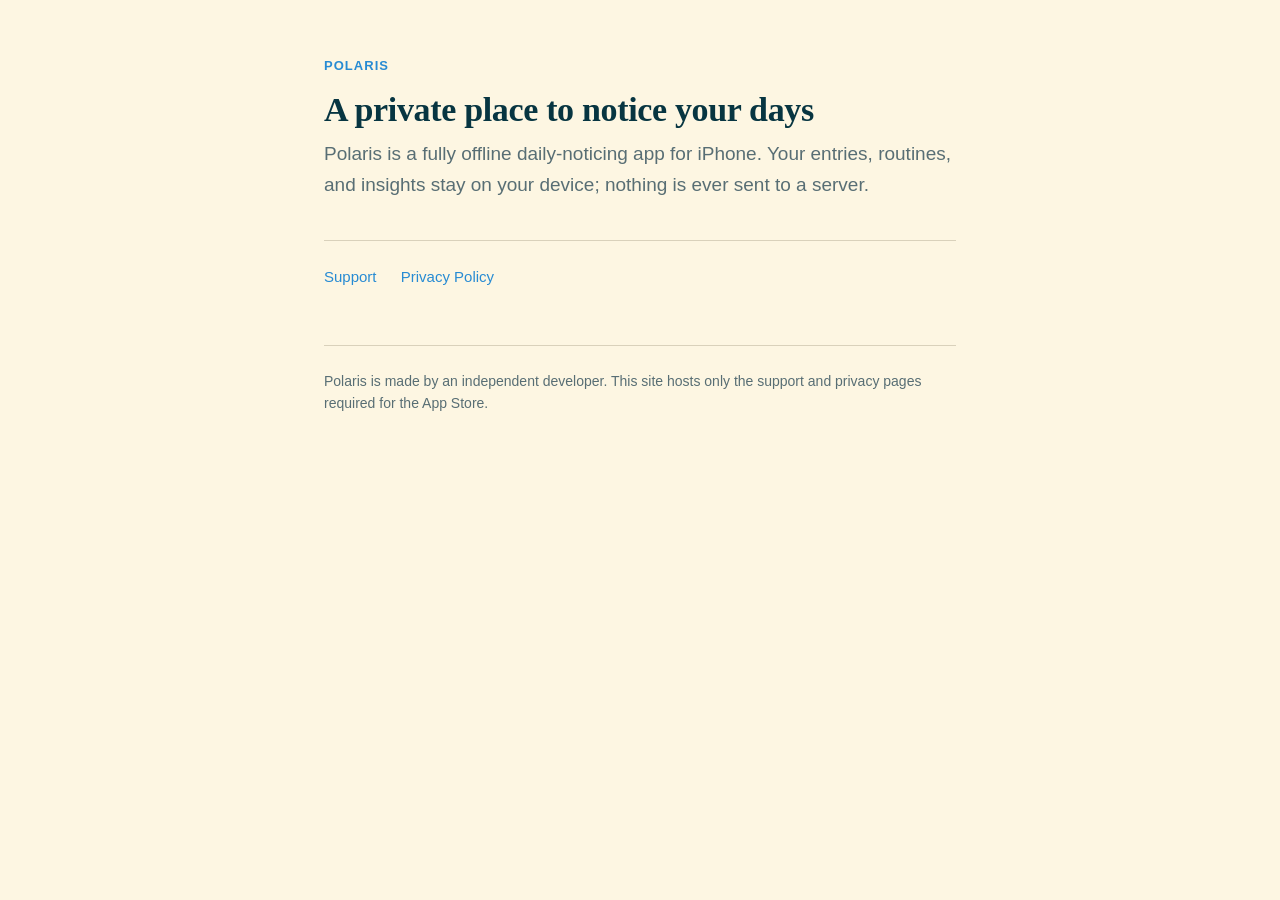
<file: index.html>
<!doctype html>
<html lang="en">
  <head>
    <meta charset="utf-8" />
    <meta name="viewport" content="width=device-width, initial-scale=1" />
    <title>Polaris</title>
    <meta
      name="description"
      content="Polaris is a private, fully offline daily-noticing app for iPhone."
    />
    <link rel="icon" href="favicon.svg" type="image/svg+xml" />
    <link rel="stylesheet" href="style.css" />
  </head>
  <body>
    <main>
      <p class="eyebrow">Polaris</p>
      <h1>A private place to notice your days</h1>
      <p class="lede">
        Polaris is a fully offline daily-noticing app for iPhone. Your entries,
        routines, and insights stay on your device; nothing is ever sent to a
        server.
      </p>

      <nav>
        <a href="support.html">Support</a>
        <a href="privacy.html">Privacy Policy</a>
      </nav>

      <footer>
        Polaris is made by an independent developer. This site hosts only the
        support and privacy pages required for the App Store.
      </footer>
    </main>
  </body>
</html>
</file>
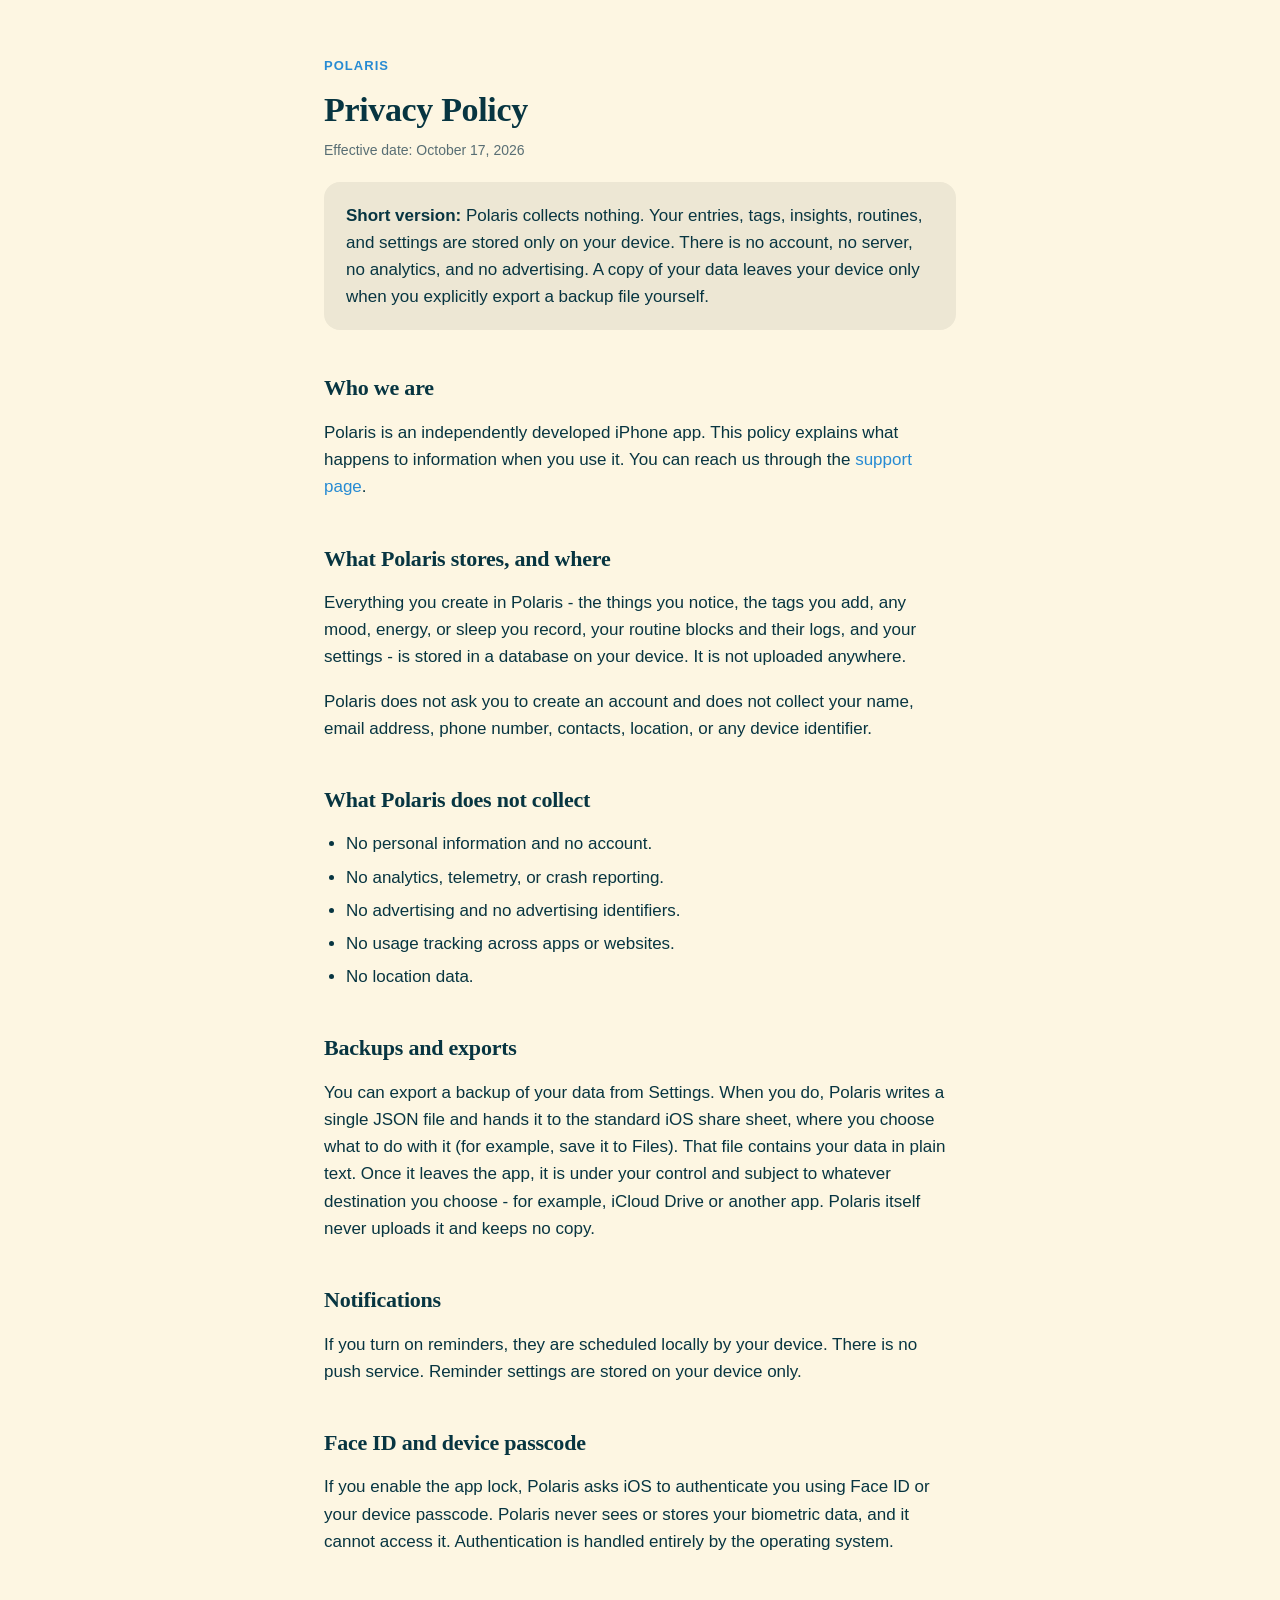
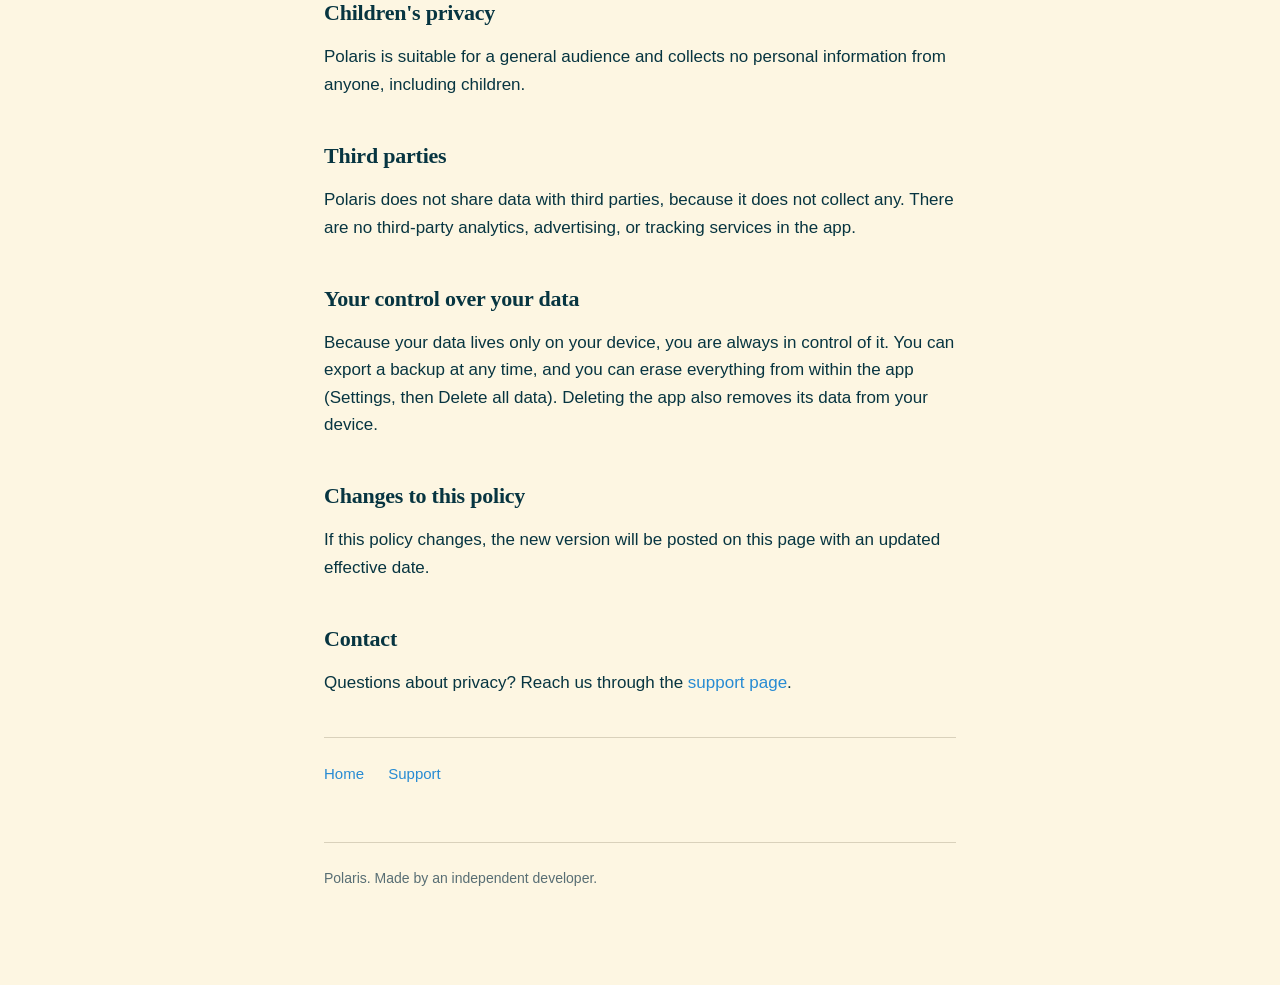
<file: privacy.html>
<!doctype html>
<html lang="en">
  <head>
    <meta charset="utf-8" />
    <meta name="viewport" content="width=device-width, initial-scale=1" />
    <title>Polaris - Privacy Policy</title>
    <meta
      name="description"
      content="Polaris privacy policy: a fully offline app that collects no data."
    />
    <link rel="icon" href="favicon.svg" type="image/svg+xml" />
    <link rel="stylesheet" href="style.css" />
  </head>
  <body>
    <main>
      <p class="eyebrow">Polaris</p>
      <h1>Privacy Policy</h1>
      <p class="updated">Effective date: October 17, 2026</p>

      <div class="card">
        <strong>Short version:</strong> Polaris collects nothing. Your entries,
        tags, insights, routines, and settings are stored only on your device.
        There is no account, no server, no analytics, and no advertising. A copy
        of your data leaves your device only when you explicitly export a backup
        file yourself.
      </div>

      <h2>Who we are</h2>
      <p>
        Polaris is an independently developed iPhone app. This policy explains
        what happens to information when you use it. You can reach us through
        the <a href="support.html">support page</a>.
      </p>

      <h2>What Polaris stores, and where</h2>
      <p>
        Everything you create in Polaris - the things you notice, the tags you
        add, any mood, energy, or sleep you record, your routine blocks and
        their logs, and your settings - is stored in a database on your device.
        It is not uploaded anywhere.
      </p>
      <p>
        Polaris does not ask you to create an account and does not collect your
        name, email address, phone number, contacts, location, or any device
        identifier.
      </p>

      <h2>What Polaris does not collect</h2>
      <ul>
        <li>No personal information and no account.</li>
        <li>No analytics, telemetry, or crash reporting.</li>
        <li>No advertising and no advertising identifiers.</li>
        <li>No usage tracking across apps or websites.</li>
        <li>No location data.</li>
      </ul>

      <h2>Backups and exports</h2>
      <p>
        You can export a backup of your data from Settings. When you do, Polaris
        writes a single JSON file and hands it to the standard iOS share sheet,
        where you choose what to do with it (for example, save it to Files).
        That file contains your data in plain text. Once it leaves the app, it
        is under your control and subject to whatever destination you choose -
        for example, iCloud Drive or another app. Polaris itself never uploads
        it and keeps no copy.
      </p>

      <h2>Notifications</h2>
      <p>
        If you turn on reminders, they are scheduled locally by your device.
        There is no push service. Reminder settings are stored on your device
        only.
      </p>

      <h2>Face ID and device passcode</h2>
      <p>
        If you enable the app lock, Polaris asks iOS to authenticate you using
        Face ID or your device passcode. Polaris never sees or stores your
        biometric data, and it cannot access it. Authentication is handled
        entirely by the operating system.
      </p>

      <h2>Children's privacy</h2>
      <p>
        Polaris is suitable for a general audience and collects no personal
        information from anyone, including children.
      </p>

      <h2>Third parties</h2>
      <p>
        Polaris does not share data with third parties, because it does not
        collect any. There are no third-party analytics, advertising, or
        tracking services in the app.
      </p>

      <h2>Your control over your data</h2>
      <p>
        Because your data lives only on your device, you are always in control
        of it. You can export a backup at any time, and you can erase everything
        from within the app (Settings, then Delete all data). Deleting the app
        also removes its data from your device.
      </p>

      <h2>Changes to this policy</h2>
      <p>
        If this policy changes, the new version will be posted on this page with
        an updated effective date.
      </p>

      <h2>Contact</h2>
      <p>
        Questions about privacy? Reach us through the
        <a href="support.html">support page</a>.
      </p>

      <nav>
        <a href="index.html">Home</a>
        <a href="support.html">Support</a>
      </nav>

      <footer>Polaris. Made by an independent developer.</footer>
    </main>
  </body>
</html>
</file>
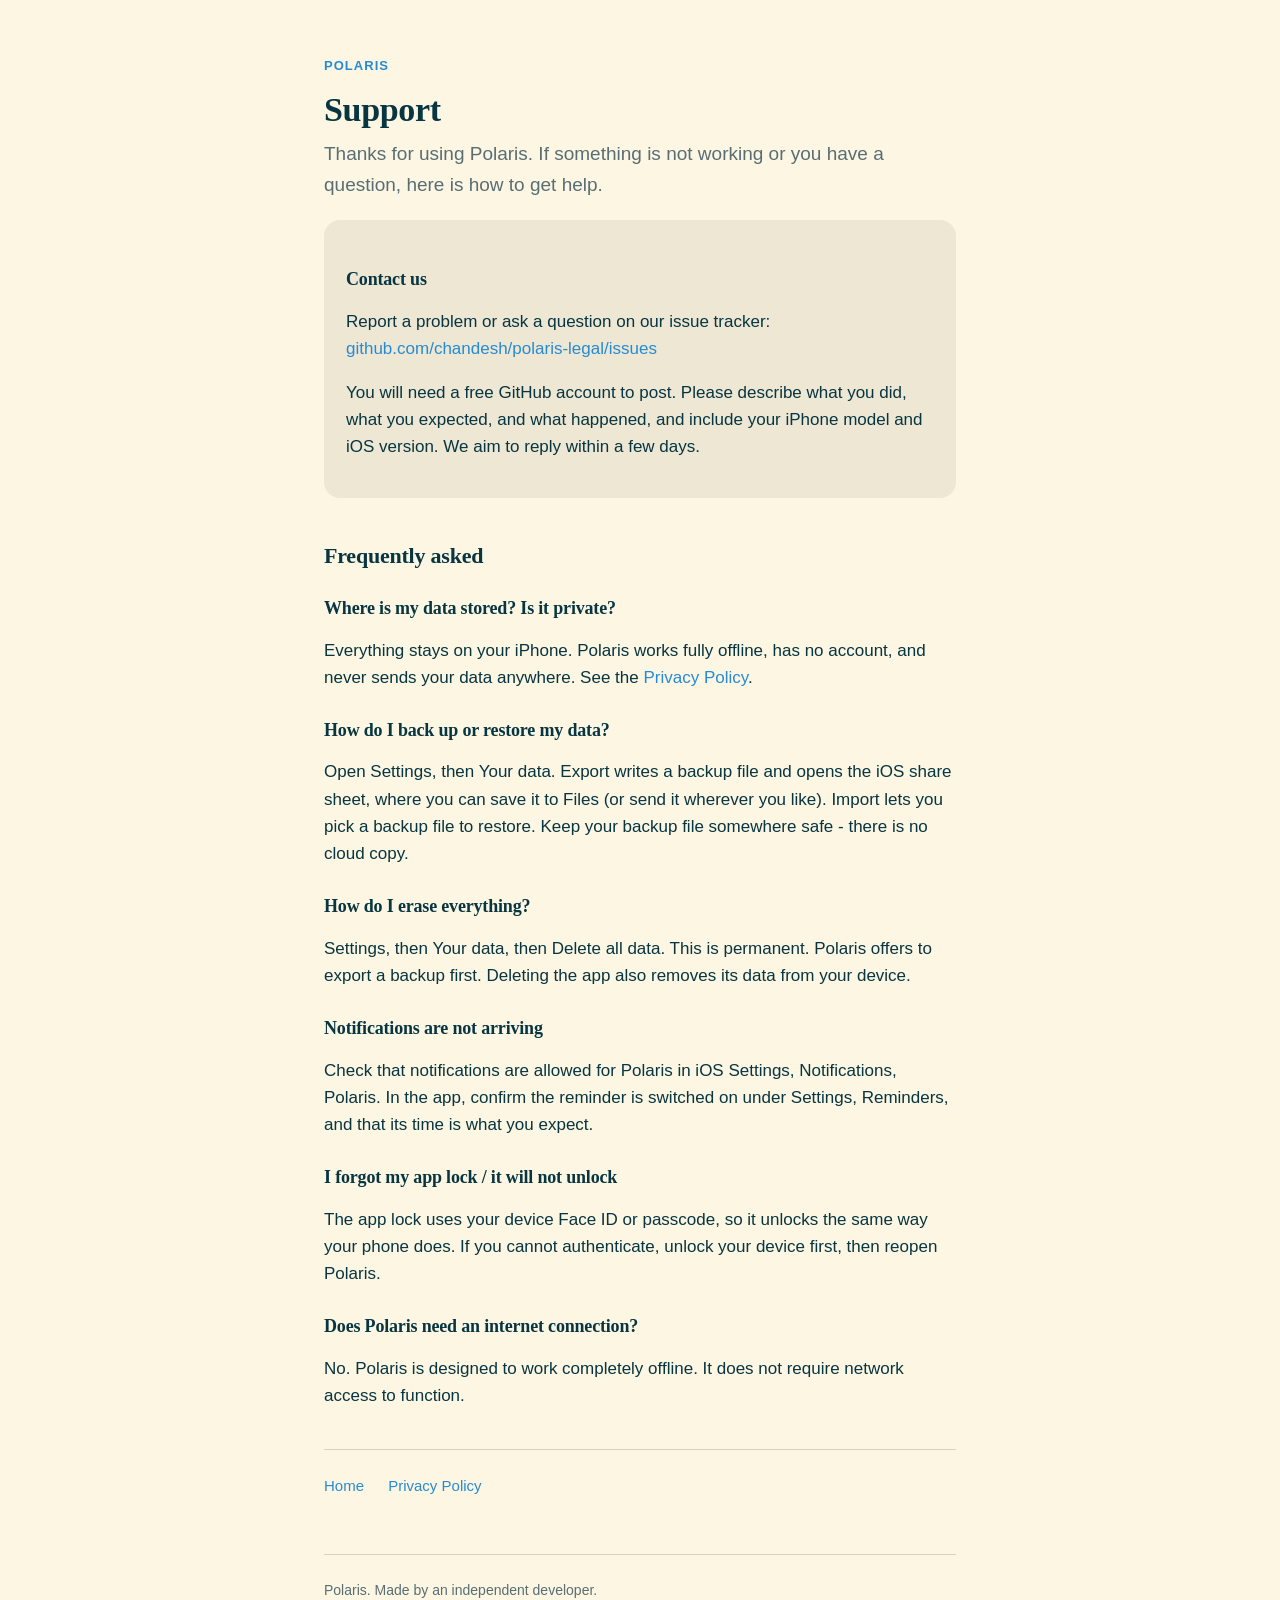
<file: support.html>
<!doctype html>
<html lang="en">
  <head>
    <meta charset="utf-8" />
    <meta name="viewport" content="width=device-width, initial-scale=1" />
    <title>Polaris - Support</title>
    <meta
      name="description"
      content="Support and help for the Polaris iPhone app."
    />
    <link rel="icon" href="favicon.svg" type="image/svg+xml" />
    <link rel="stylesheet" href="style.css" />
  </head>
  <body>
    <main>
      <p class="eyebrow">Polaris</p>
      <h1>Support</h1>
      <p class="lede">
        Thanks for using Polaris. If something is not working or you have a
        question, here is how to get help.
      </p>

      <div class="card">
        <h3>Contact us</h3>
        <p>
          Report a problem or ask a question on our issue tracker:
          <br />
          <a href="https://github.com/chandesh/polaris-legal/issues"
            >github.com/chandesh/polaris-legal/issues</a
          >
        </p>
        <p>
          You will need a free GitHub account to post. Please describe what you
          did, what you expected, and what happened, and include your iPhone
          model and iOS version. We aim to reply within a few days.
        </p>
      </div>

      <h2>Frequently asked</h2>

      <h3>Where is my data stored? Is it private?</h3>
      <p>
        Everything stays on your iPhone. Polaris works fully offline, has no
        account, and never sends your data anywhere. See the
        <a href="privacy.html">Privacy Policy</a>.
      </p>

      <h3>How do I back up or restore my data?</h3>
      <p>
        Open Settings, then Your data. Export writes a backup file and opens the
        iOS share sheet, where you can save it to Files (or send it wherever you
        like). Import lets you pick a backup file to restore. Keep your backup
        file somewhere safe - there is no cloud copy.
      </p>

      <h3>How do I erase everything?</h3>
      <p>
        Settings, then Your data, then Delete all data. This is permanent.
        Polaris offers to export a backup first. Deleting the app also removes
        its data from your device.
      </p>

      <h3>Notifications are not arriving</h3>
      <p>
        Check that notifications are allowed for Polaris in iOS Settings,
        Notifications, Polaris. In the app, confirm the reminder is switched on
        under Settings, Reminders, and that its time is what you expect.
      </p>

      <h3>I forgot my app lock / it will not unlock</h3>
      <p>
        The app lock uses your device Face ID or passcode, so it unlocks the
        same way your phone does. If you cannot authenticate, unlock your
        device first, then reopen Polaris.
      </p>

      <h3>Does Polaris need an internet connection?</h3>
      <p>
        No. Polaris is designed to work completely offline. It does not require
        network access to function.
      </p>

      <nav>
        <a href="index.html">Home</a>
        <a href="privacy.html">Privacy Policy</a>
      </nav>

      <footer>Polaris. Made by an independent developer.</footer>
    </main>
  </body>
</html>
</file>
<file: style.css>
:root {
  --bg: #fdf6e2;
  --surface: #ede7d4;
  --ink: #073541;
  --muted: #586e74;
  --accent: #278bd3;
  --rule: #d9d1bb;
}

* {
  box-sizing: border-box;
}

html {
  -webkit-text-size-adjust: 100%;
}

body {
  margin: 0;
  background: var(--bg);
  color: var(--ink);
  font-family: -apple-system, BlinkMacSystemFont, "Segoe UI", Roboto, Helvetica,
    Arial, sans-serif;
  font-size: 17px;
  line-height: 1.6;
}

main {
  max-width: 680px;
  margin: 0 auto;
  padding: 56px 24px 96px;
}

h1,
h2,
h3 {
  font-family: "Iowan Old Style", "Palatino Linotype", Palatino, Georgia, serif;
  font-weight: 600;
  line-height: 1.25;
  letter-spacing: -0.01em;
}

h1 {
  font-size: 34px;
  margin: 0 0 8px;
}

h2 {
  font-size: 22px;
  margin: 44px 0 12px;
}

h3 {
  font-size: 18px;
  margin: 28px 0 6px;
}

p,
li {
  color: var(--ink);
}

a {
  color: var(--accent);
  text-decoration: none;
}

a:hover {
  text-decoration: underline;
}

.eyebrow {
  text-transform: uppercase;
  letter-spacing: 0.08em;
  font-size: 13px;
  font-weight: 600;
  color: var(--accent);
  margin: 0 0 12px;
}

.lede {
  color: var(--muted);
  font-size: 19px;
  margin: 0 0 8px;
}

.updated {
  color: var(--muted);
  font-size: 14px;
  margin: 0 0 8px;
}

nav {
  margin-top: 40px;
  padding-top: 24px;
  border-top: 1px solid var(--rule);
  font-size: 15px;
}

nav a {
  margin-right: 20px;
}

footer {
  margin-top: 56px;
  padding-top: 24px;
  border-top: 1px solid var(--rule);
  color: var(--muted);
  font-size: 14px;
}

.card {
  background: var(--surface);
  border-radius: 16px;
  padding: 20px 22px;
  margin: 20px 0;
}

ul {
  padding-left: 22px;
}

li {
  margin: 6px 0;
}

code {
  font-family: ui-monospace, SFMono-Regular, Menlo, Consolas, monospace;
  font-size: 0.9em;
  background: rgba(7, 53, 65, 0.06);
  padding: 1px 5px;
  border-radius: 5px;
}
</file>
